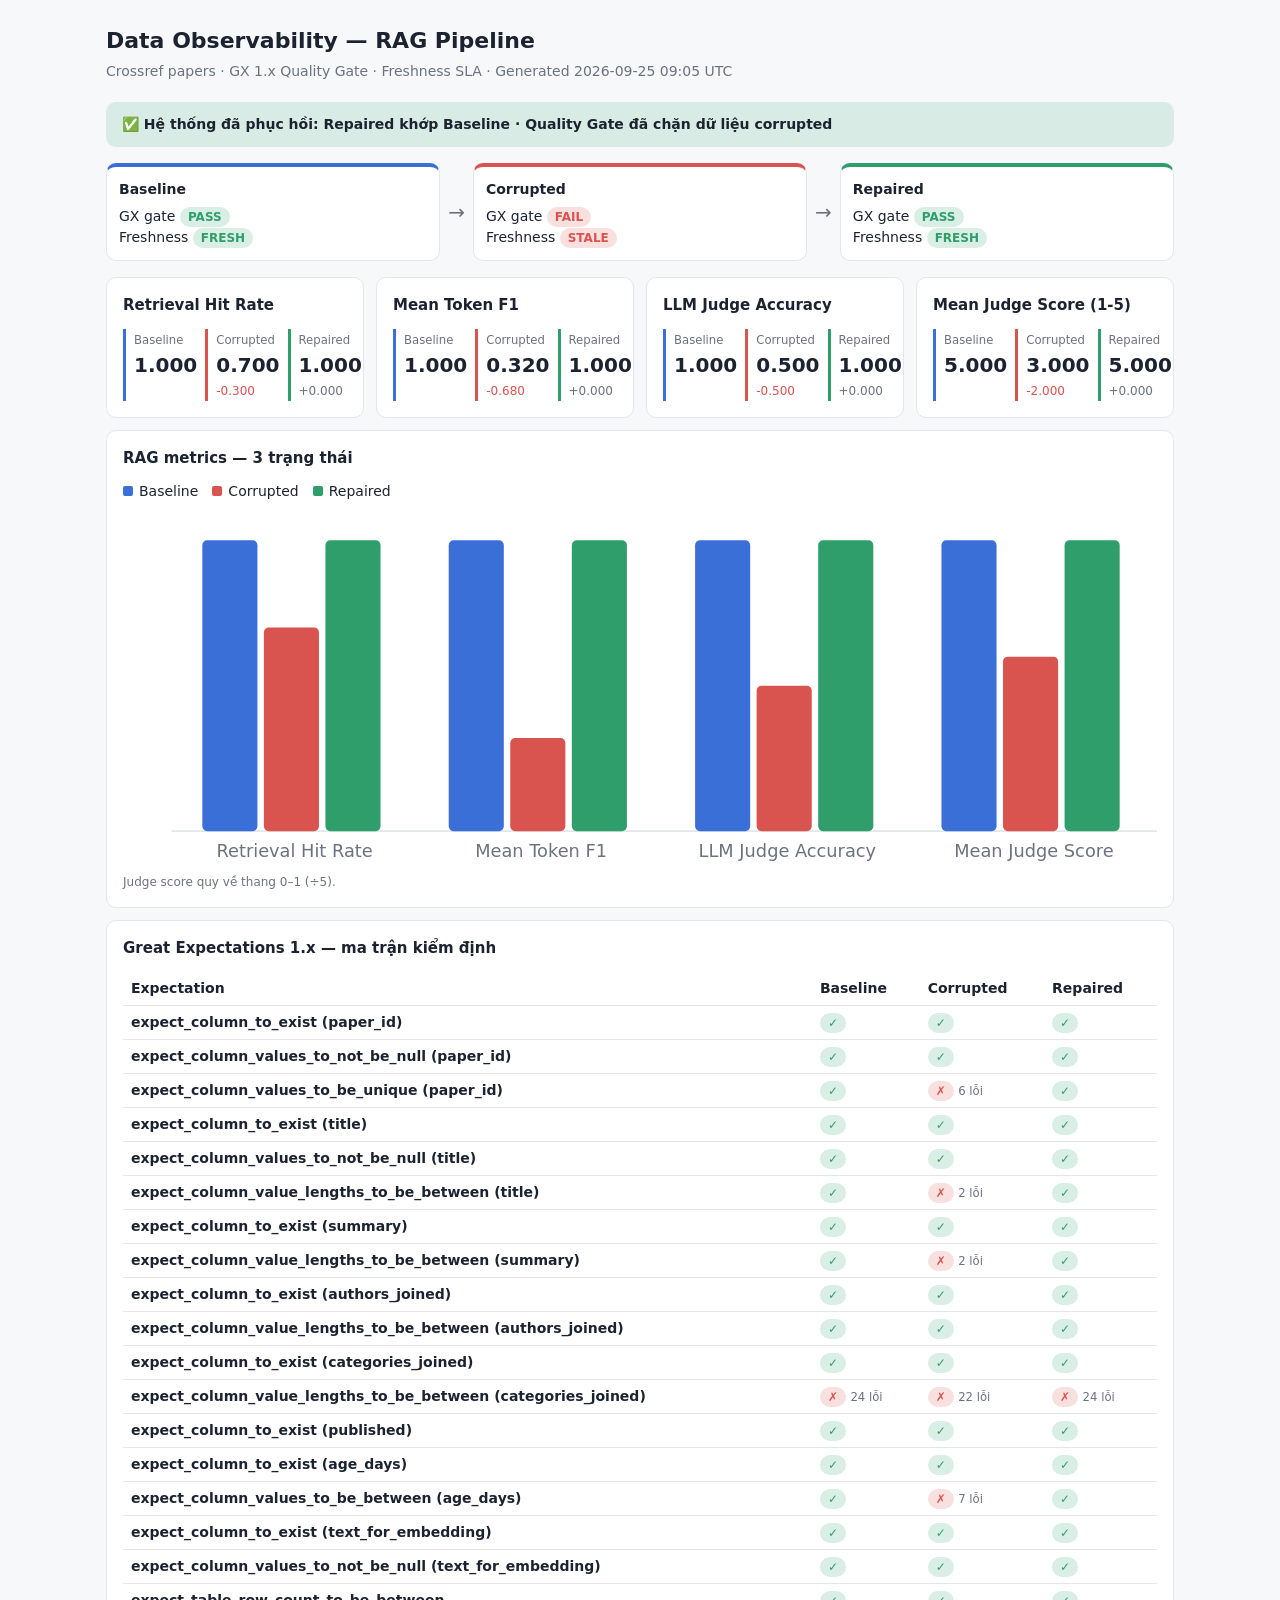
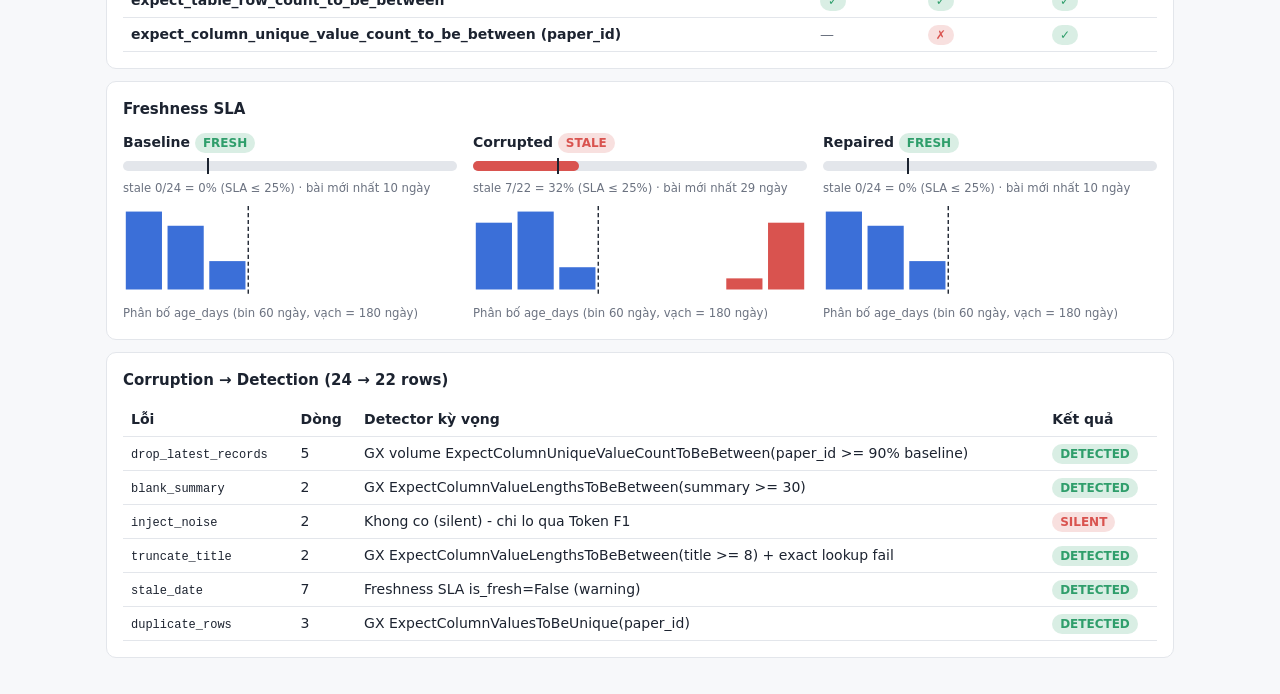
<file: data/reports/dashboard.html>
<!doctype html><html lang="vi"><head><meta charset="utf-8"><meta name="viewport" content="width=device-width,initial-scale=1">
<title>Data Observability Dashboard</title><style>
:root{--bg:#f7f8fa;--card:#fff;--fg:#1c2330;--muted:#6b7280;--line:#e3e6eb;--base:#3b6fd8;--corr:#d9534f;--rep:#2f9e6b;--ok:#2f9e6b;--bad:#d9534f}
@media (prefers-color-scheme:dark){:root:not([data-theme="light"]){--bg:#11151c;--card:#1a2029;--fg:#e6e9ee;--muted:#9aa3b2;--line:#2c3440;--base:#6b95ea;--corr:#ef7b77;--rep:#4cc38a;--ok:#4cc38a;--bad:#ef7b77}}
:root[data-theme="dark"]{--bg:#11151c;--card:#1a2029;--fg:#e6e9ee;--muted:#9aa3b2;--line:#2c3440;--base:#6b95ea;--corr:#ef7b77;--rep:#4cc38a;--ok:#4cc38a;--bad:#ef7b77}
*{box-sizing:border-box}body{margin:0;background:var(--bg);color:var(--fg);font:14px/1.5 system-ui,-apple-system,Segoe UI,sans-serif}
main{max-width:1100px;margin:0 auto;padding:24px 16px}h1{margin:0 0 4px;font-size:22px}h3{margin:0 0 12px;font-size:15px}h4{margin:0 0 8px;font-size:14px}
.sub{color:var(--muted);margin-bottom:20px}.banner{padding:12px 16px;border-radius:10px;margin-bottom:16px;font-weight:600}
.banner.ok{background:color-mix(in srgb,var(--ok) 15%,transparent)}.banner.bad{background:color-mix(in srgb,var(--bad) 15%,transparent)}
.flow{display:flex;gap:8px;align-items:stretch;margin-bottom:16px;flex-wrap:wrap}.arrow{align-self:center;color:var(--muted);font-size:20px}
.step{flex:1;min-width:180px;background:var(--card);border:1px solid var(--line);border-top:4px solid;border-radius:10px;padding:12px}
.step.baseline{border-top-color:var(--base)}.step.corrupted{border-top-color:var(--corr)}.step.repaired{border-top-color:var(--rep)}.step-title{font-weight:700;margin-bottom:6px}
.grid{display:grid;grid-template-columns:repeat(auto-fit,minmax(240px,1fr));gap:12px;margin-bottom:12px}
.card{background:var(--card);border:1px solid var(--line);border-radius:10px;padding:16px}.card.wide{margin-bottom:12px;overflow-x:auto}
.kpi-row{display:flex;gap:8px}.kpi-cell{flex:1;border-left:3px solid;padding-left:8px}.kpi-cell b{display:block;font-size:20px}
.kpi-cell.baseline{border-color:var(--base)}.kpi-cell.corrupted{border-color:var(--corr)}.kpi-cell.repaired{border-color:var(--rep)}
.delta{font-size:12px}.delta.down{color:var(--bad)}.delta.flat{color:var(--muted)}small{color:var(--muted)}
.pill{display:inline-block;padding:1px 8px;border-radius:999px;font-size:12px;font-weight:600}.pill.ok{background:color-mix(in srgb,var(--ok) 18%,transparent);color:var(--ok)}
.pill.bad{background:color-mix(in srgb,var(--bad) 18%,transparent);color:var(--bad)}.pill.muted,.muted{color:var(--muted)}
svg{width:100%;height:auto}svg text{fill:var(--muted);font-size:11px}.axis{stroke:var(--line)}
.bar.baseline{fill:var(--base)}.bar.corrupted{fill:var(--corr)}.bar.repaired{fill:var(--rep)}
.legend-row{display:flex;gap:14px;margin-bottom:6px}.legend::before{content:"";display:inline-block;width:10px;height:10px;border-radius:2px;margin-right:6px}
.legend.baseline::before{background:var(--base)}.legend.corrupted::before{background:var(--corr)}.legend.repaired::before{background:var(--rep)}
table{width:100%;border-collapse:collapse}th,td{text-align:left;padding:6px 8px;border-bottom:1px solid var(--line);vertical-align:top}th{font-weight:600}
.fresh-row{display:grid;grid-template-columns:repeat(auto-fit,minmax(220px,1fr));gap:16px}
.gauge{position:relative;height:10px;background:var(--line);border-radius:5px;margin:6px 0}.gauge .fill{height:100%;border-radius:5px}.fill.ok{background:var(--ok)}.fill.bad{background:var(--bad)}
.gauge .limit{position:absolute;top:-3px;width:2px;height:16px;background:var(--fg)}.hist{margin-top:8px}.hbar{fill:var(--base)}.hbar.stale{fill:var(--bad)}.threshold{stroke:var(--fg);stroke-dasharray:3 2}
.note{color:var(--muted);font-size:12px;margin:4px 0 0}code{font-size:12px}
</style></head><body><main>
<h1>Data Observability — RAG Pipeline</h1><div class="sub">Crossref papers · GX 1.x Quality Gate · Freshness SLA · Generated 2026-09-25 09:05 UTC</div>
<div class="banner ok">✅ Hệ thống đã phục hồi: Repaired khớp Baseline · Quality Gate đã chặn dữ liệu corrupted</div><div class="flow"><div class="step baseline"><div class="step-title">Baseline</div><div>GX gate <span class="pill ok">PASS</span></div><div>Freshness <span class="pill ok">FRESH</span></div></div><div class="arrow">→</div><div class="step corrupted"><div class="step-title">Corrupted</div><div>GX gate <span class="pill bad">FAIL</span></div><div>Freshness <span class="pill bad">STALE</span></div></div><div class="arrow">→</div><div class="step repaired"><div class="step-title">Repaired</div><div>GX gate <span class="pill ok">PASS</span></div><div>Freshness <span class="pill ok">FRESH</span></div></div></div><div class="grid"><div class="card"><h3>Retrieval Hit Rate</h3><div class="kpi-row"><div class="kpi-cell baseline"><small>Baseline</small><b>1.000</b></div><div class="kpi-cell corrupted"><small>Corrupted</small><b>0.700</b><span class="delta down">-0.300</span></div><div class="kpi-cell repaired"><small>Repaired</small><b>1.000</b><span class="delta flat">+0.000</span></div></div></div><div class="card"><h3>Mean Token F1</h3><div class="kpi-row"><div class="kpi-cell baseline"><small>Baseline</small><b>1.000</b></div><div class="kpi-cell corrupted"><small>Corrupted</small><b>0.320</b><span class="delta down">-0.680</span></div><div class="kpi-cell repaired"><small>Repaired</small><b>1.000</b><span class="delta flat">+0.000</span></div></div></div><div class="card"><h3>LLM Judge Accuracy</h3><div class="kpi-row"><div class="kpi-cell baseline"><small>Baseline</small><b>1.000</b></div><div class="kpi-cell corrupted"><small>Corrupted</small><b>0.500</b><span class="delta down">-0.500</span></div><div class="kpi-cell repaired"><small>Repaired</small><b>1.000</b><span class="delta flat">+0.000</span></div></div></div><div class="card"><h3>Mean Judge Score (1-5)</h3><div class="kpi-row"><div class="kpi-cell baseline"><small>Baseline</small><b>5.000</b></div><div class="kpi-cell corrupted"><small>Corrupted</small><b>3.000</b><span class="delta down">-2.000</span></div><div class="kpi-cell repaired"><small>Repaired</small><b>5.000</b><span class="delta flat">+0.000</span></div></div></div></div><div class="card wide"><h3>RAG metrics — 3 trạng thái</h3><div class="legend-row"><span class="legend baseline">Baseline</span><span class="legend corrupted">Corrupted</span><span class="legend repaired">Repaired</span></div><svg viewBox="0 0 640 220" role="img" aria-label="Grouped bar chart"><line x1="30" y1="200" x2="640" y2="200" class="axis"/><rect class="bar baseline" x="49.1" y="20.0" width="34.1" height="180.0" rx="3"><title>Retrieval Hit Rate · baseline: 1.000</title></rect><rect class="bar corrupted" x="87.2" y="74.0" width="34.1" height="126.0" rx="3"><title>Retrieval Hit Rate · corrupted: 0.700</title></rect><rect class="bar repaired" x="125.3" y="20.0" width="34.1" height="180.0" rx="3"><title>Retrieval Hit Rate · repaired: 1.000</title></rect><rect class="bar baseline" x="201.6" y="20.0" width="34.1" height="180.0" rx="3"><title>Mean Token F1 · baseline: 1.000</title></rect><rect class="bar corrupted" x="239.7" y="142.4" width="34.1" height="57.6" rx="3"><title>Mean Token F1 · corrupted: 0.320</title></rect><rect class="bar repaired" x="277.8" y="20.0" width="34.1" height="180.0" rx="3"><title>Mean Token F1 · repaired: 1.000</title></rect><rect class="bar baseline" x="354.1" y="20.0" width="34.1" height="180.0" rx="3"><title>LLM Judge Accuracy · baseline: 1.000</title></rect><rect class="bar corrupted" x="392.2" y="110.0" width="34.1" height="90.0" rx="3"><title>LLM Judge Accuracy · corrupted: 0.500</title></rect><rect class="bar repaired" x="430.3" y="20.0" width="34.1" height="180.0" rx="3"><title>LLM Judge Accuracy · repaired: 1.000</title></rect><rect class="bar baseline" x="506.6" y="20.0" width="34.1" height="180.0" rx="3"><title>Mean Judge Score (1-5) · baseline: 5.000</title></rect><rect class="bar corrupted" x="544.7" y="92.0" width="34.1" height="108.0" rx="3"><title>Mean Judge Score (1-5) · corrupted: 3.000</title></rect><rect class="bar repaired" x="582.8" y="20.0" width="34.1" height="180.0" rx="3"><title>Mean Judge Score (1-5) · repaired: 5.000</title></rect><text x="106.2" y="216" text-anchor="middle">Retrieval Hit Rate</text><text x="258.8" y="216" text-anchor="middle">Mean Token F1</text><text x="411.2" y="216" text-anchor="middle">LLM Judge Accuracy</text><text x="563.8" y="216" text-anchor="middle">Mean Judge Score</text></svg><p class="note">Judge score quy về thang 0–1 (÷5).</p></div><div class="card wide"><h3>Great Expectations 1.x — ma trận kiểm định</h3><table><thead><tr><th>Expectation</th><th>Baseline</th><th>Corrupted</th><th>Repaired</th></tr></thead><tbody><tr><th>expect_column_to_exist (paper_id)</th><td><span class="pill ok">✓</span></td><td><span class="pill ok">✓</span></td><td><span class="pill ok">✓</span></td></tr><tr><th>expect_column_values_to_not_be_null (paper_id)</th><td><span class="pill ok">✓</span></td><td><span class="pill ok">✓</span></td><td><span class="pill ok">✓</span></td></tr><tr><th>expect_column_values_to_be_unique (paper_id)</th><td><span class="pill ok">✓</span></td><td><span class="pill bad">✗</span> <small>6 lỗi</small></td><td><span class="pill ok">✓</span></td></tr><tr><th>expect_column_to_exist (title)</th><td><span class="pill ok">✓</span></td><td><span class="pill ok">✓</span></td><td><span class="pill ok">✓</span></td></tr><tr><th>expect_column_values_to_not_be_null (title)</th><td><span class="pill ok">✓</span></td><td><span class="pill ok">✓</span></td><td><span class="pill ok">✓</span></td></tr><tr><th>expect_column_value_lengths_to_be_between (title)</th><td><span class="pill ok">✓</span></td><td><span class="pill bad">✗</span> <small>2 lỗi</small></td><td><span class="pill ok">✓</span></td></tr><tr><th>expect_column_to_exist (summary)</th><td><span class="pill ok">✓</span></td><td><span class="pill ok">✓</span></td><td><span class="pill ok">✓</span></td></tr><tr><th>expect_column_value_lengths_to_be_between (summary)</th><td><span class="pill ok">✓</span></td><td><span class="pill bad">✗</span> <small>2 lỗi</small></td><td><span class="pill ok">✓</span></td></tr><tr><th>expect_column_to_exist (authors_joined)</th><td><span class="pill ok">✓</span></td><td><span class="pill ok">✓</span></td><td><span class="pill ok">✓</span></td></tr><tr><th>expect_column_value_lengths_to_be_between (authors_joined)</th><td><span class="pill ok">✓</span></td><td><span class="pill ok">✓</span></td><td><span class="pill ok">✓</span></td></tr><tr><th>expect_column_to_exist (categories_joined)</th><td><span class="pill ok">✓</span></td><td><span class="pill ok">✓</span></td><td><span class="pill ok">✓</span></td></tr><tr><th>expect_column_value_lengths_to_be_between (categories_joined)</th><td><span class="pill bad">✗</span> <small>24 lỗi</small></td><td><span class="pill bad">✗</span> <small>22 lỗi</small></td><td><span class="pill bad">✗</span> <small>24 lỗi</small></td></tr><tr><th>expect_column_to_exist (published)</th><td><span class="pill ok">✓</span></td><td><span class="pill ok">✓</span></td><td><span class="pill ok">✓</span></td></tr><tr><th>expect_column_to_exist (age_days)</th><td><span class="pill ok">✓</span></td><td><span class="pill ok">✓</span></td><td><span class="pill ok">✓</span></td></tr><tr><th>expect_column_values_to_be_between (age_days)</th><td><span class="pill ok">✓</span></td><td><span class="pill bad">✗</span> <small>7 lỗi</small></td><td><span class="pill ok">✓</span></td></tr><tr><th>expect_column_to_exist (text_for_embedding)</th><td><span class="pill ok">✓</span></td><td><span class="pill ok">✓</span></td><td><span class="pill ok">✓</span></td></tr><tr><th>expect_column_values_to_not_be_null (text_for_embedding)</th><td><span class="pill ok">✓</span></td><td><span class="pill ok">✓</span></td><td><span class="pill ok">✓</span></td></tr><tr><th>expect_table_row_count_to_be_between</th><td><span class="pill ok">✓</span></td><td><span class="pill ok">✓</span></td><td><span class="pill ok">✓</span></td></tr><tr><th>expect_column_unique_value_count_to_be_between (paper_id)</th><td class="muted">—</td><td><span class="pill bad">✗</span></td><td><span class="pill ok">✓</span></td></tr></tbody></table></div><div class="card wide"><h3>Freshness SLA</h3><div class="fresh-row"><div class="fresh baseline"><h4>Baseline <span class="pill ok">FRESH</span></h4><div class="gauge"><div class="fill ok" style="width:0.0%"></div><div class="limit" style="left:25%"></div></div><small>stale 0/24 = 0% (SLA ≤ 25%) · bài mới nhất 10 ngày</small><svg viewBox="0 0 240 64" class="hist" role="img" aria-label="Age histogram"><rect x="2" y="4.0" width="26" height="56.0" class="hbar "><title>0-59 ngày: 11</title></rect><rect x="32" y="14.2" width="26" height="45.8" class="hbar "><title>60-119 ngày: 9</title></rect><rect x="62" y="39.6" width="26" height="20.4" class="hbar "><title>120-179 ngày: 4</title></rect><rect x="92" y="60.0" width="26" height="0.0" class="hbar stale"><title>180-239 ngày: 0</title></rect><rect x="122" y="60.0" width="26" height="0.0" class="hbar stale"><title>240-299 ngày: 0</title></rect><rect x="152" y="60.0" width="26" height="0.0" class="hbar stale"><title>300-359 ngày: 0</title></rect><rect x="182" y="60.0" width="26" height="0.0" class="hbar stale"><title>360-419 ngày: 0</title></rect><rect x="212" y="60.0" width="26" height="0.0" class="hbar stale"><title>420-479 ngày: 0</title></rect><line x1="90.0" y1="0" x2="90.0" y2="64" class="threshold"/></svg><small class="muted">Phân bố age_days (bin 60 ngày, vạch = 180 ngày)</small></div><div class="fresh corrupted"><h4>Corrupted <span class="pill bad">STALE</span></h4><div class="gauge"><div class="fill bad" style="width:31.8%"></div><div class="limit" style="left:25%"></div></div><small>stale 7/22 = 32% (SLA ≤ 25%) · bài mới nhất 29 ngày</small><svg viewBox="0 0 240 64" class="hist" role="img" aria-label="Age histogram"><rect x="2" y="12.0" width="26" height="48.0" class="hbar "><title>0-59 ngày: 6</title></rect><rect x="32" y="4.0" width="26" height="56.0" class="hbar "><title>60-119 ngày: 7</title></rect><rect x="62" y="44.0" width="26" height="16.0" class="hbar "><title>120-179 ngày: 2</title></rect><rect x="92" y="60.0" width="26" height="0.0" class="hbar stale"><title>180-239 ngày: 0</title></rect><rect x="122" y="60.0" width="26" height="0.0" class="hbar stale"><title>240-299 ngày: 0</title></rect><rect x="152" y="60.0" width="26" height="0.0" class="hbar stale"><title>300-359 ngày: 0</title></rect><rect x="182" y="52.0" width="26" height="8.0" class="hbar stale"><title>360-419 ngày: 1</title></rect><rect x="212" y="12.0" width="26" height="48.0" class="hbar stale"><title>420-479 ngày: 6</title></rect><line x1="90.0" y1="0" x2="90.0" y2="64" class="threshold"/></svg><small class="muted">Phân bố age_days (bin 60 ngày, vạch = 180 ngày)</small></div><div class="fresh repaired"><h4>Repaired <span class="pill ok">FRESH</span></h4><div class="gauge"><div class="fill ok" style="width:0.0%"></div><div class="limit" style="left:25%"></div></div><small>stale 0/24 = 0% (SLA ≤ 25%) · bài mới nhất 10 ngày</small><svg viewBox="0 0 240 64" class="hist" role="img" aria-label="Age histogram"><rect x="2" y="4.0" width="26" height="56.0" class="hbar "><title>0-59 ngày: 11</title></rect><rect x="32" y="14.2" width="26" height="45.8" class="hbar "><title>60-119 ngày: 9</title></rect><rect x="62" y="39.6" width="26" height="20.4" class="hbar "><title>120-179 ngày: 4</title></rect><rect x="92" y="60.0" width="26" height="0.0" class="hbar stale"><title>180-239 ngày: 0</title></rect><rect x="122" y="60.0" width="26" height="0.0" class="hbar stale"><title>240-299 ngày: 0</title></rect><rect x="152" y="60.0" width="26" height="0.0" class="hbar stale"><title>300-359 ngày: 0</title></rect><rect x="182" y="60.0" width="26" height="0.0" class="hbar stale"><title>360-419 ngày: 0</title></rect><rect x="212" y="60.0" width="26" height="0.0" class="hbar stale"><title>420-479 ngày: 0</title></rect><line x1="90.0" y1="0" x2="90.0" y2="64" class="threshold"/></svg><small class="muted">Phân bố age_days (bin 60 ngày, vạch = 180 ngày)</small></div></div></div><div class="card wide"><h3>Corruption → Detection (24 → 22 rows)</h3><table><thead><tr><th>Lỗi</th><th>Dòng</th><th>Detector kỳ vọng</th><th>Kết quả</th></tr></thead><tbody><tr><td><code>drop_latest_records</code></td><td>5</td><td>GX volume ExpectColumnUniqueValueCountToBeBetween(paper_id &gt;= 90% baseline)</td><td><span class="pill ok">DETECTED</span></td></tr><tr><td><code>blank_summary</code></td><td>2</td><td>GX ExpectColumnValueLengthsToBeBetween(summary &gt;= 30)</td><td><span class="pill ok">DETECTED</span></td></tr><tr><td><code>inject_noise</code></td><td>2</td><td>Khong co (silent) - chi lo qua Token F1</td><td><span class="pill bad">SILENT</span></td></tr><tr><td><code>truncate_title</code></td><td>2</td><td>GX ExpectColumnValueLengthsToBeBetween(title &gt;= 8) + exact lookup fail</td><td><span class="pill ok">DETECTED</span></td></tr><tr><td><code>stale_date</code></td><td>7</td><td>Freshness SLA is_fresh=False (warning)</td><td><span class="pill ok">DETECTED</span></td></tr><tr><td><code>duplicate_rows</code></td><td>3</td><td>GX ExpectColumnValuesToBeUnique(paper_id)</td><td><span class="pill ok">DETECTED</span></td></tr></tbody></table></div>
</main></body></html>
</file>
